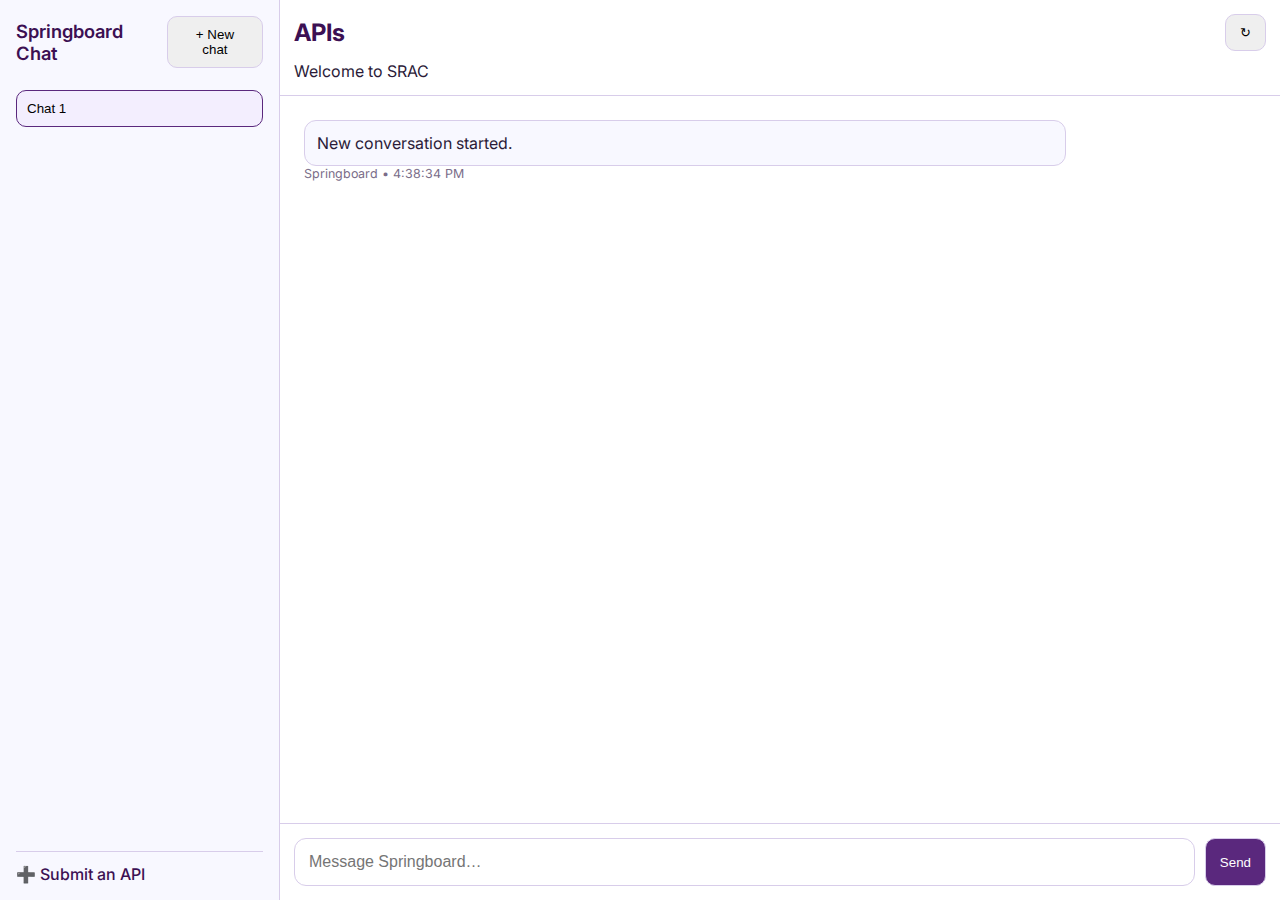
<file: index.html>
<!doctype html>
<html lang="en">
<head>
  <meta charset="utf-8" />
  <meta name="viewport" content="width=device-width,initial-scale=1" />
  <title>Chat — Springboard Client</title>
  <link rel="stylesheet" href="./styles.css" />
  <link rel="preconnect" href="https://fonts.googleapis.com">
  <link href="https://fonts.googleapis.com/css2?family=Inter:wght@400;500;600&display=swap" rel="stylesheet">
</head>
<body>
  <div id="app">
    <!-- Sidebar: Chat History -->
    <aside class="sidebar" aria-label="Chat history">
      <div class="sidebar-header">
        <h1 class="brand">Springboard Chat</h1>
        <button id="newChatBtn" class="btn btn-secondary" title="Start a new chat">+ New chat</button>
      </div>
      <nav id="historyList" class="history-list" aria-live="polite">
        <!-- Filled by JS -->
      </nav>

      <div class="sidebar-footer">
        <a class="link" href="./submit.html">➕ Submit an API</a>
      </div>
    </aside>

    <!-- Main: Chat + API Bar -->
    <main class="main">
      <!-- API Bar -->
      <section class="api-bar" aria-label="API list">
        <div class="api-bar-header">
          <h2>APIs</h2>
          <button id="refreshApisBtn" class="btn btn-icon" title="Refresh APIs" aria-label="Refresh APIs">↻</button>
        </div>
        <div id="apiList" class="api-list">
          <!-- Filled by JS -->
        </div>
      </section>

      <!-- Chat -->
      <section class="chat">
        <div id="messages" class="messages" aria-live="polite" aria-busy="false">
          <!-- Filled by JS -->
        </div>

        <form id="chatForm" class="chat-input" autocomplete="off">
          <input
            id="userInput"
            class="input"
            name="prompt"
            type="text"
            placeholder="Message Springboard…"
            aria-label="Type your message"
            required
          />
          <button id="sendBtn" class="btn btn-primary" type="submit" aria-label="Send message">Send</button>
        </form>
      </section>
    </main>
  </div>

  <template id="messageTemplate">
    <div class="message">
      <div class="bubble"></div>
      <div class="meta"></div>
    </div>
  </template>

  <script src="./app.js" defer></script>
</body>
</html>
</file>
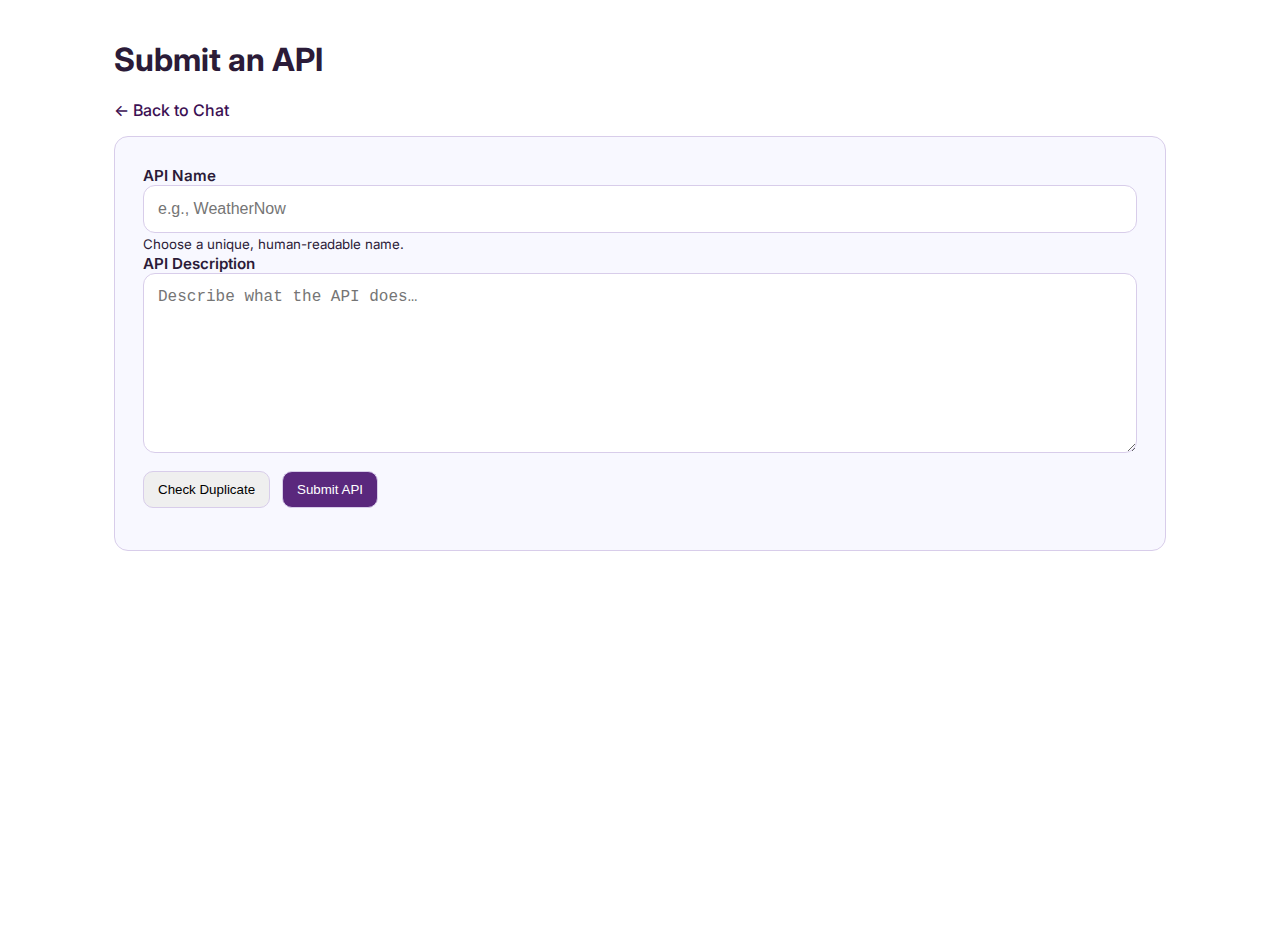
<file: submit.html>
<!doctype html>
<html lang="en">
<head>
  <meta charset="utf-8" />
  <meta name="viewport" content="width=device-width,initial-scale=1" />
  <title>Submit an API — Springboard Client</title>
  <link rel="stylesheet" href="./styles.css" />
  <link rel="preconnect" href="https://fonts.googleapis.com">
  <link href="https://fonts.googleapis.com/css2?family=Inter:wght@400;500;600&display=swap" rel="stylesheet">
</head>
<body>
  <div class="submit-page">
    <header class="submit-header">
      <h1>Submit an API</h1>
      <a class="link" href="./index.html">← Back to Chat</a>
    </header>

    <form id="submitForm" class="card" novalidate>
      <div class="form-row">
        <label for="apiName">API Name</label>
        <input id="apiName" name="name" type="text" class="input" placeholder="e.g., WeatherNow" required />
        <small id="nameHelp" class="muted">Choose a unique, human-readable name.</small>
      </div>

      <div class="form-row">
        <label for="apiDesc">API Description</label>
        <textarea id="apiDesc" name="description" class="input textarea" placeholder="Describe what the API does…" required></textarea>
      </div>

      <div class="actions">
        <button id="dupCheckBtn" type="button" class="btn btn-secondary">Check Duplicate</button>
        <button id="submitApiBtn" type="submit" class="btn btn-primary" disabled>Submit API</button>
      </div>

      <div id="submitStatus" class="status" role="status" aria-live="polite"></div>
    </form>
  </div>

  <script src="./submit.js" defer></script>
</body>
</html>
</file>
<file: styles.css>
:root{
  --bg:#ffffff;
  --panel:#f8f8ff;
  --panel-2:#f3eefe;
  --text:#2b1b38;
  --muted:#7a6d89;
  --primary:#5A287D;
  --primary-dark:#3C1053;
  --border:#d8cdea;
  --success:#34a853;
  --danger:#d93025;
}

*{box-sizing:border-box;}
html,body{height:100%;}
body{
  margin:0;
  background:var(--bg);
  font-family:Inter,system-ui,Segoe UI,Roboto;
  color:var(--text);
}

/* Layout */
#app{
  display:grid;
  grid-template-columns:280px 1fr;
  height:100vh;
}

/* Sidebar */
.sidebar{
  background:var(--panel);
  border-right:1px solid var(--border);
  padding:16px;
  display:flex;
  flex-direction:column;
  gap:12px;
}

.sidebar-header{
  display:flex;
  justify-content:space-between;
  align-items:center;
}

.brand{
  margin:0;
  font-size:1.15rem;
  font-weight:600;
  color:var(--primary-dark);
}

.history-list{
  margin-top:10px;
  overflow:auto;
  display:flex;
  flex-direction:column;
  gap:10px;
}

.history-item{
  padding:10px;
  background:white;
  border:1px solid var(--border);
  border-radius:10px;
  cursor:pointer;
  transition:0.2s;
  text-align:left;
}
.history-item:hover{
  background:var(--panel-2);
}
.history-item.active{
  background:var(--panel-2);
  border-color:var(--primary);
}

/* Sidebar footer */
.sidebar-footer{
  margin-top:auto;
  padding-top:12px;
  border-top:1px solid var(--border);
}

a.link{
  color:var(--primary-dark);
  text-decoration:none;
  font-weight:500;
}
a.link:hover{ text-decoration:underline; }

/* Main */
.main{
  display:grid;
  grid-template-rows:auto 1fr;
}

/* API bar */
.api-bar{
  background:white;
  border-bottom:1px solid var(--border);
  padding:14px;
}
.api-bar-header{
  display:flex;
  justify-content:space-between;
  align-items:center;
}
.api-bar-header h2{
  margin:0;
  color:var(--primary-dark);
}

.api-list{
  display:flex;
  gap:10px;
  flex-wrap:wrap;
  margin-top:10px;
}
.api-pill{
  padding:8px 14px;
  border-radius:20px;
  background:var(--panel-2);
  border:1px solid var(--border);
  cursor:pointer;
  display:flex;
  align-items:center;
  gap:8px;
}
.api-pill:hover{
  background:var(--primary);
  color:white;
  border-color:var(--primary-dark);
}
.api-pill .chev{
  opacity:.7;
}

.api-accordion{
  margin-top:6px;
  padding:12px;
  background:white;
  border-radius:12px;
  border:1px solid var(--border);
}
.api-acc-title{
  font-weight:600;
}
.like-btn{
  border:1px solid var(--border);
  background:white;
  padding:6px 10px;
  border-radius:10px;
  cursor:pointer;
}
.like-btn:hover{
  border-color:var(--primary);
  color:var(--primary);
}
.like-btn.liked{
  border-color:var(--success);
  color:var(--success);
}

/* Chat section */
.chat{
  display:grid;
  grid-template-rows:1fr auto;
}
.messages{
  padding:24px;
  overflow:auto;
  display:flex;
  flex-direction:column;
  gap:12px;
}
.message .bubble{
  max-width:80%;
  padding:12px;
  background:var(--panel);
  border-radius:12px;
  border:1px solid var(--border);
}
.message.user .bubble{
  background:var(--primary);
  color:white;
}
.message.assistant .bubble {
  white-space: pre-wrap;
  line-height: 1.4;
}
.meta{
  font-size:.78rem;
  color:var(--muted);
}

/* Input */
.chat-input{
  padding:14px;
  background:white;
  border-top:1px solid var(--border);
  display:flex;
  gap:10px;
}
.input{
  flex:1;
  padding:12px;
  border:1px solid var(--border);
  border-radius:10px;
}
.input:focus{
  border-color:var(--primary);
}

/* Buttons */
.btn{
  border:1px solid var(--border);
  padding:10px 14px;
  border-radius:10px;
  cursor:pointer;
}
.btn-primary{
  background:var(--primary);
  color:white;
}
.btn-primary:hover{
  background:var(--primary-dark);
}
.btn-secondary:hover{
  background:var(--panel-2);
}

/* Form page */
/* Submit Page */
.submit-page{
  max-width: 1100px;
  margin: 40px auto;
  padding: 0 24px;
}

.submit-header{
  margin-bottom: 16px;
}

.card{
  background: var(--panel);
  border: 1px solid var(--border);
  border-radius: 14px;
  
  /* 👇 Make it large & full width feel */
  width: 100%;
  padding: 28px;
}

.form-row label{
  font-weight: 600;
  font-size: 0.95rem;
}

.input, .textarea{
  width: 100%;
  background: white;
  border: 1px solid var(--border);
  border-radius: 12px;
  padding: 14px;
  font-size: 1rem;
}

.textarea{
  min-height: 180px; /* ⬆ bigger space */
  resize: vertical;
}

.actions{
  display: flex;
  gap: 12px;
  margin-top: 14px;
}

.status{
  margin-top: 14px;
  font-size: 0.95rem;
}


/* Responsive */
@media(max-width:900px){
  #app{ grid-template-columns:1fr; }
  .sidebar{ display:none; }
}

.api-results {
  margin-top: 0.5em;
  border-left: 3px solid #ccc;
  padding-left: 0.8em;
}

.api-result {
  cursor: pointer;
  padding: 6px 0;
  font-size: 0.95rem;
  border-bottom: 1px solid #eee;
}

.api-result:hover {
  background: #f8f8f8;
}

.api-expanded {
  background: #fafafa;
  border-left: 3px solid #007bff;
  margin: 0.3em 0 0.6em 0.8em;
  padding: 0.6em 1em;
  border-radius: 4px;
}

.api-expanded-content p {
  margin: 0.2em 0;
}

.like-btn {
  background: none;
  border: none;
  color: #007bff;
  cursor: pointer;
  font-weight: 600;
}

.like-btn.liked {
  color: red;
}

.like-count {
  margin-left: 8px;
  color: #555;
}
</file>
